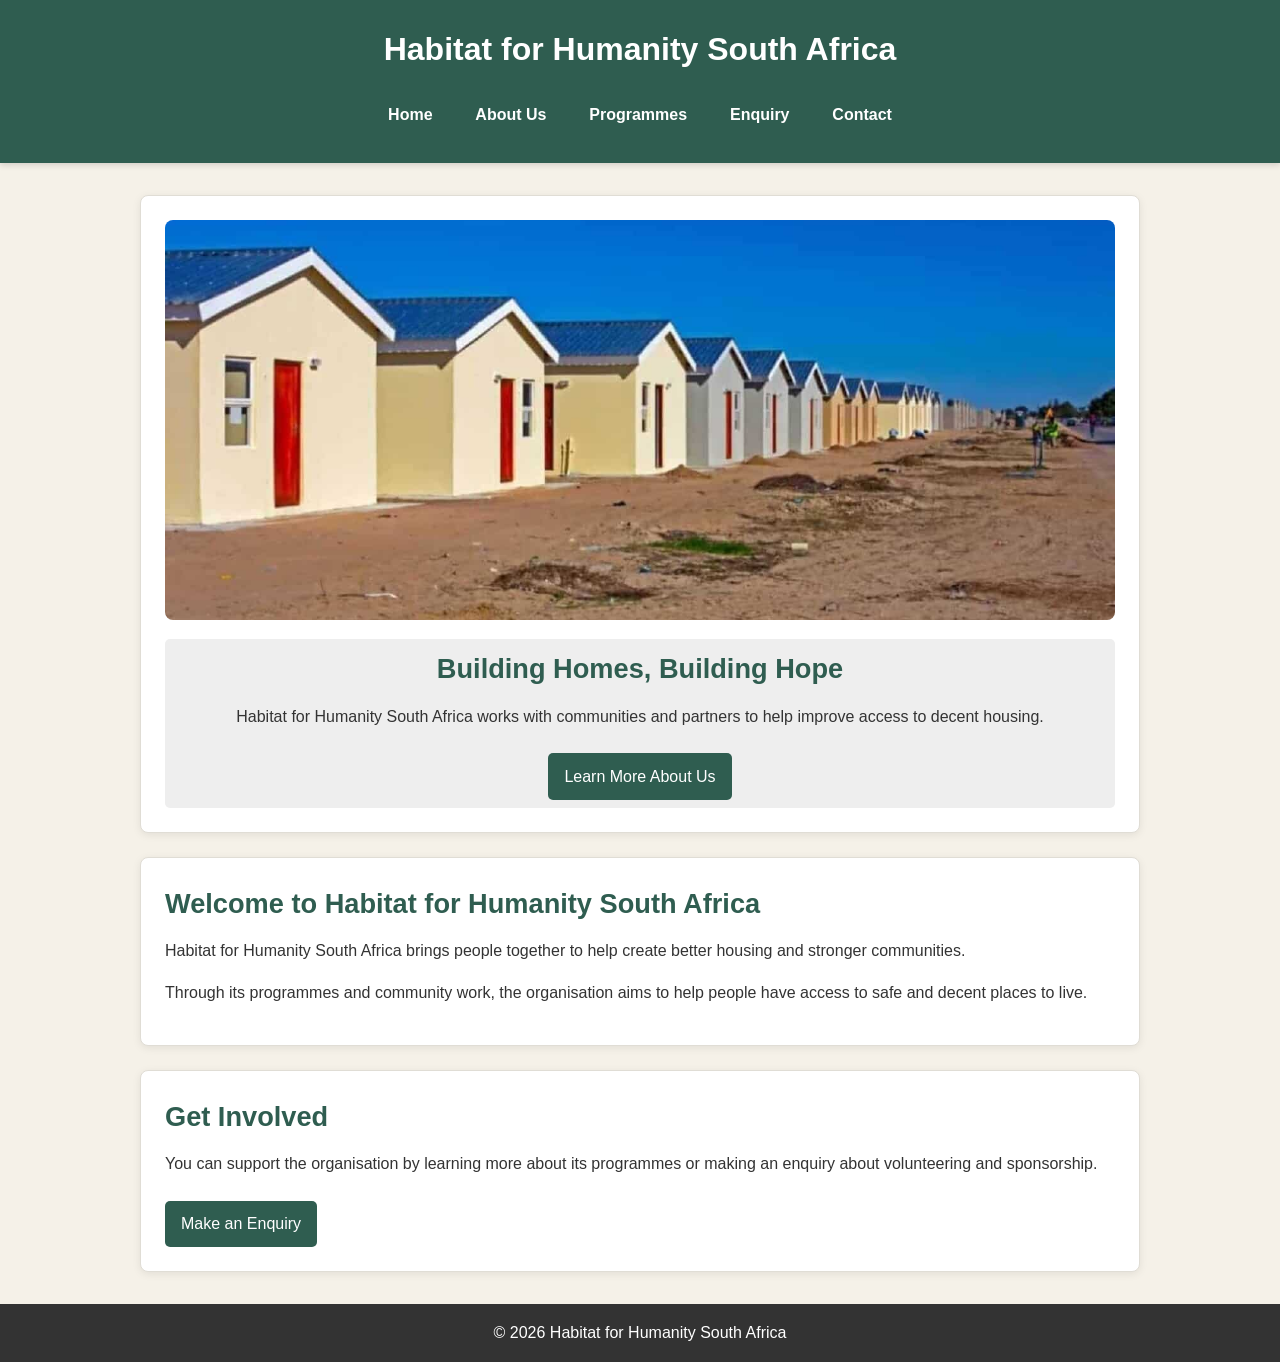
<file: index.html>
<!DOCTYPE html>
<html lang="en">
<head>
    <meta charset="UTF-8">
    <meta http-equiv="refresh" content="0; url=Habitat-for-Humamity-SA/index.html">
    <title>Habitat for Humanity South Africa</title>
</head>
<body>
    <p>Redirecting to the website...</p>
    <a href="Habitat-for-Humamity-SA/index.html">Click here if you are not redirected.</a>
</body>
</html>
</file>
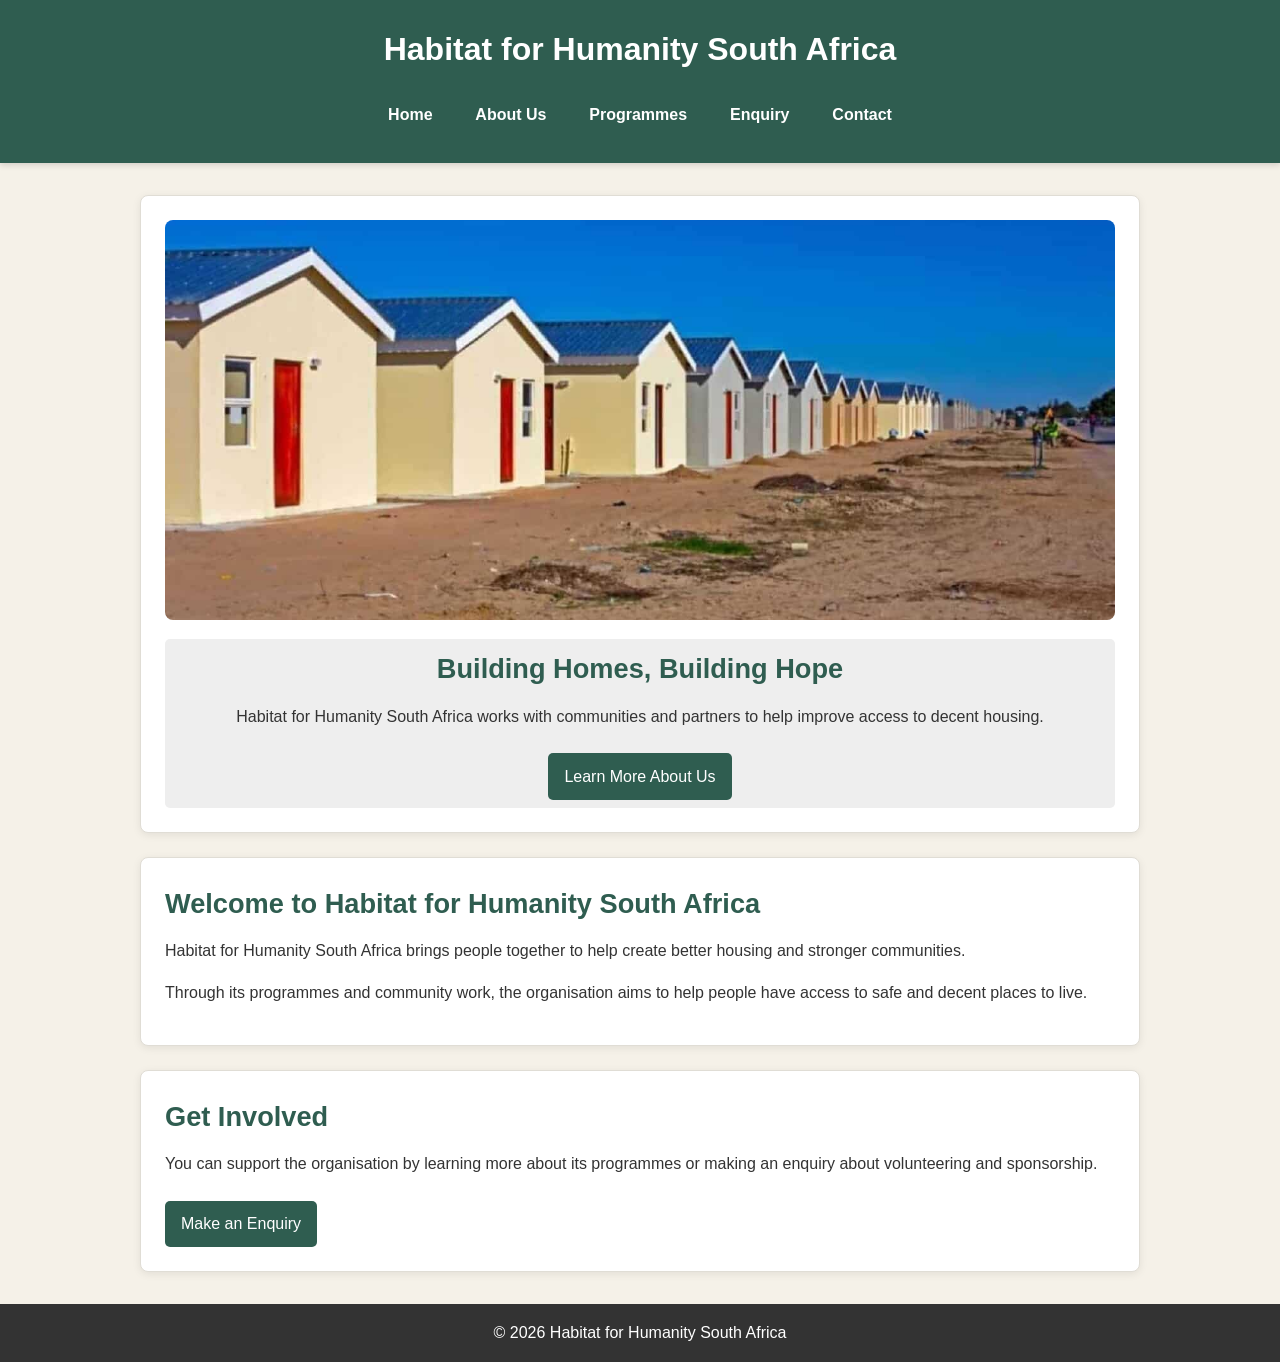
<file: Habitat-for-Humamity-SA/index.html>
<!DOCTYPE html>
<html lang="en">
<head>
    <meta charset="UTF-8">
    <meta name="viewport" content="width=device-width, initial-scale=1.0">

    <title>Home | Habitat for Humanity South Africa</title>
    <meta name="description" content="Discover how Habitat for Humanity South Africa works with communities 
    and partners to improve access to safe, decent and affordable housing.">

    <!-- Link the HTML page to our CSS file -->
    <link rel="stylesheet" href="css/style.css">
</head>

<body>

    <!-- Header section -->
    <header>
        <h1>Habitat for Humanity South Africa</h1>

        <!-- Main navigation menu -->
        <nav>
            <a href="index.html">Home</a>
            <a href="about.html">About Us</a>
            <a href="services.html">Programmes</a>
            <a href="enquiry.html">Enquiry</a>
            <a href="contact.html">Contact</a>
        </nav>
    </header>

    <!-- Main content of the homepage -->
    <main>

        <!-- Hero section -->
        <section class="hero">

            <!-- Responsive hero image -->
            <picture>
                <source
                    srcset="images/ga-rankuwa-house-small.jpg 480w,
                            images/ga-rankuwa-house-medium.jpg 800w,
                            images/ga-rankuwa-house.jpg 1200w"
                    sizes="(max-width: 600px) 100vw,
                           (max-width: 900px) 90vw,
                           1000px">

                <img
                    src="images/ga-rankuwa-house.jpg"
                    alt="A house from a Habitat for Humanity South Africa housing project">
            </picture>

            <!-- Hero text -->
            <div class="hero-text">
                <h2>Building Homes, Building Hope</h2>

                <p>
                    Habitat for Humanity South Africa works with communities
                    and partners to help improve access to decent housing.
                </p>

                <a href="about.html">Learn More About Us</a>
            </div>

        </section>

        <!-- Introduction section -->
        <section>
            <h2>Welcome to Habitat for Humanity South Africa</h2>

            <p>
                Habitat for Humanity South Africa brings people together
                to help create better housing and stronger communities.
            </p>

            <p>
                Through its programmes and community work, the organisation
                aims to help people have access to safe and decent places
                to live.
            </p>
        </section>

        <!-- Call to action section -->
        <section>
            <h2>Get Involved</h2>

            <p>
                You can support the organisation by learning more about
                its programmes or making an enquiry about volunteering
                and sponsorship.
            </p>

            <a href="enquiry.html">Make an Enquiry</a>
        </section>

    </main>

    <!-- Footer section -->
    <footer>
        <p>&copy; 2026 Habitat for Humanity South Africa</p>
    </footer>

</body>
</html>
</file>
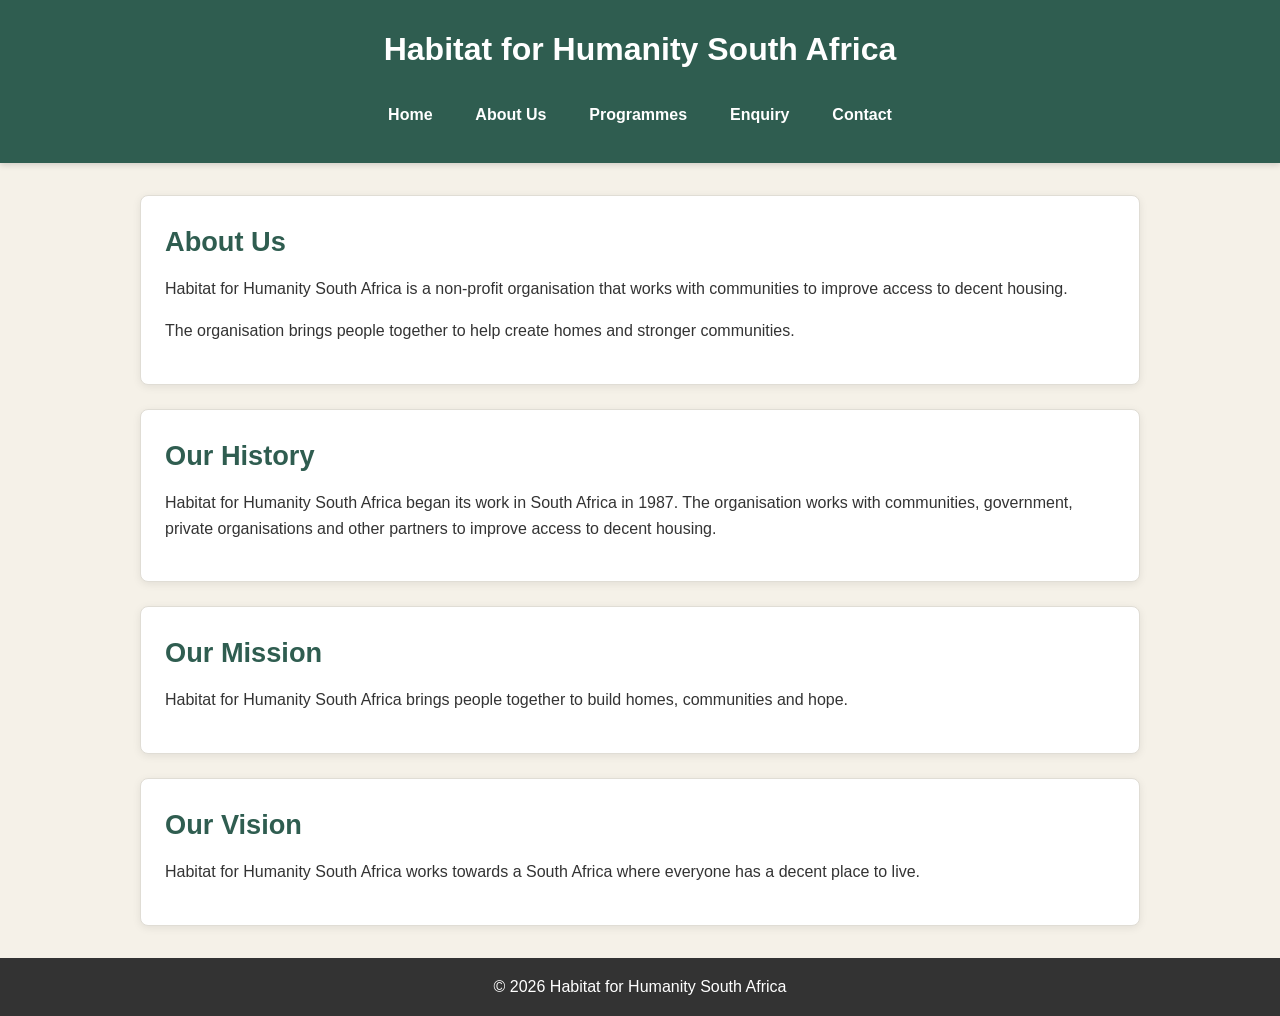
<file: Habitat-for-Humamity-SA/about.html>
<!DOCTYPE html>
<html lang="en">
<head>
    <meta charset="UTF-8">
    <meta name="viewport" content="width=device-width, initial-scale=1.0">

    <title>About Us | Habitat for Humanity South Africa</title>
    <meta name="description" content="Learn about Habitat for Humanity South Africa, its history, mission and vision
    , and its work to improve access to decent housing.">

    <!-- Connect this page to the css file -->
    <link rel="stylesheet" href="css/style.css">
</head>

<body>

    <!-- Header section -->
    <header>
        <h1>Habitat for Humanity South Africa</h1>

        <!-- Website navigation -->
        <nav>
            <a href="index.html">Home</a>
            <a href="about.html">About Us</a>
            <a href="services.html">Programmes</a>
            <a href="enquiry.html">Enquiry</a>
            <a href="contact.html">Contact</a>
        </nav>
    </header>

    <!-- Main page content -->
    <main>

        <!-- About Us section -->
        <section>
            <h2>About Us</h2>

            <p>
                Habitat for Humanity South Africa is a non-profit
                organisation that works with communities to improve
                access to decent housing.
            </p>

            <p>
                The organisation brings people together to help create
                homes and stronger communities.
            </p>
        </section>

        <!-- Our History section -->
        <section>
            <h2>Our History</h2>

            <p>
                Habitat for Humanity South Africa began its work in South Africa
                in 1987. The organisation works with communities, government,
                private organisations and other partners to improve access to
                decent housing.
            </p>
        </section>

        <!-- Our Mission section -->
        <section>
            <h2>Our Mission</h2>

            <p>
                Habitat for Humanity South Africa brings people together
                to build homes, communities and hope.
            </p>
        </section>

        <!-- Our Vision section -->
        <section>
            <h2>Our Vision</h2>

            <p>
                Habitat for Humanity South Africa works towards a South Africa
                where everyone has a decent place to live.
            </p>
        </section>

    </main>

    <!-- Footer section -->
    <footer>
        <p>&copy; 2026 Habitat for Humanity South Africa</p>
    </footer>

</body>
</html>
</file>
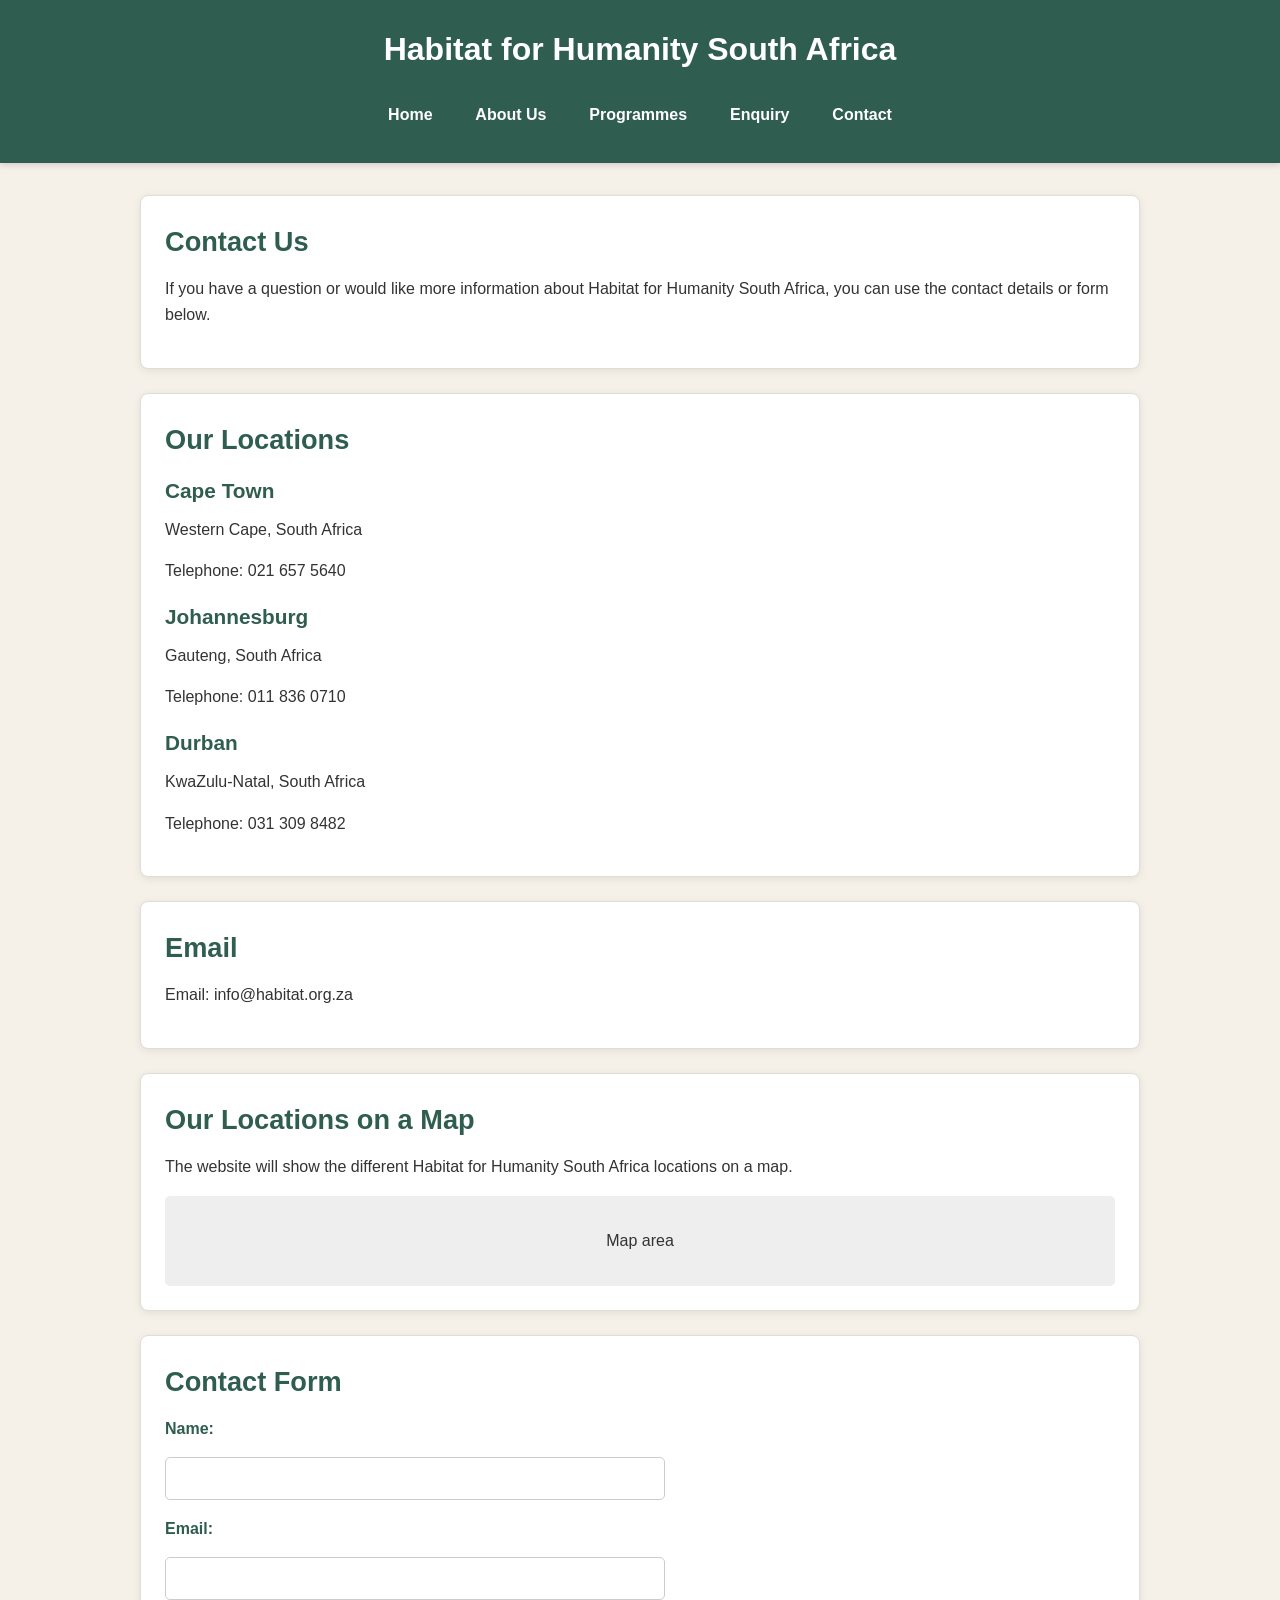
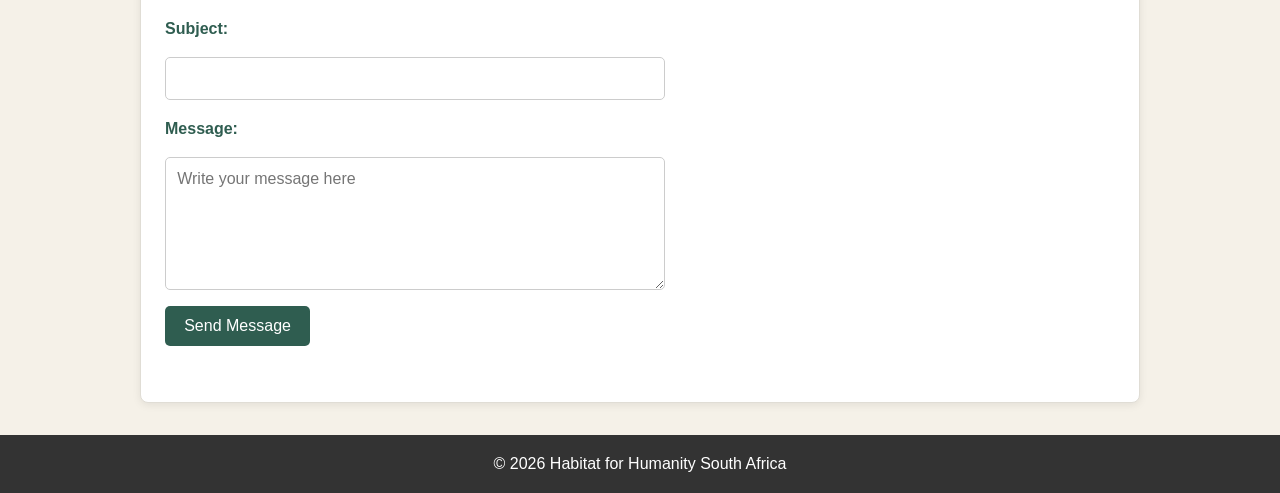
<file: Habitat-for-Humamity-SA/contact.html>
<!DOCTYPE html>
<html lang="en">
<head>
    <meta charset="UTF-8">
    <meta name="viewport" content="width=device-width, initial-scale=1.0">

    <title>Contact | Habitat for Humanity South Africa</title>
    <meta name="description" content="Contact Habitat for Humanity South Africa for information about housing programmes,
     volunteering and community support.">

    <!-- Connect this page to the CSS file -->
    <link rel="stylesheet" href="css/style.css">

    <script src="js/contact.js" defer></script>
</head>


<body>

    <!-- Header section -->
    <header>
        <h1>Habitat for Humanity South Africa</h1>

        <!-- Website navigation -->
        <nav>
            <a href="index.html">Home</a>
            <a href="about.html">About Us</a>
            <a href="services.html">Programmes</a>
            <a href="enquiry.html">Enquiry</a>
            <a href="contact.html">Contact</a>
        </nav>
    </header>

    <!-- Main page content -->
    <main>

        <!-- Contact introduction -->
        <section>
            <h2>Contact Us</h2>

            <p>
                If you have a question or would like more information
                about Habitat for Humanity South Africa, you can use
                the contact details or form below.
            </p>
        </section>

        <!-- Contact locations -->
        <section>
            <h2>Our Locations</h2>

            <h3>Cape Town</h3>
            <p>Western Cape, South Africa</p>
            <p>Telephone: 021 657 5640</p>

            <h3>Johannesburg</h3>
            <p>Gauteng, South Africa</p>
            <p>Telephone: 011 836 0710</p>

            <h3>Durban</h3>
            <p>KwaZulu-Natal, South Africa</p>
            <p>Telephone: 031 309 8482</p>
        </section>

        <!-- Email information -->
        <section>
            <h2>Email</h2>

            <p>Email: info@habitat.org.za</p>
        </section>

        <!-- Map section -->
        <section>
            <h2>Our Locations on a Map</h2>

            <p>
                The website will show the different Habitat for Humanity
                South Africa locations on a map.
            </p>

            <!-- Map will be added later -->
            <div>
                Map area
            </div>
        </section>

        <!-- Contact form -->
        <section>
            <h2>Contact Form</h2>

            <form id= "contactForm" novalidate>

                <!-- Name -->
                <label for="name">Name:</label>
                <input type="text" id="name" name="name" required>

                <!-- Email -->
                <label for="email">Email:</label>
                <input type="email" id="email" name="email" required>

                <!-- Subject -->
                <label for="subject">Subject:</label>
                <input type="text" id="subject" name="subject" required>

                <!-- Message -->
                <label for="message">Message:</label>
                <textarea
                    id="message"
                    name="message"
                    rows="6"
                    placeholder="Write your message here"
                    required></textarea>

                <!-- Submit button -->
                <button type="submit">Send Message</button>

            <p id="contactMessage" role="status" aria-live="polite"></p> 
        </section>

    </main>

    <!-- Footer section -->
    <footer>
        <p>&copy; 2026 Habitat for Humanity South Africa</p>
    </footer>

</body>
<script src="js/contact.js" defer></script>
</html>
</file>
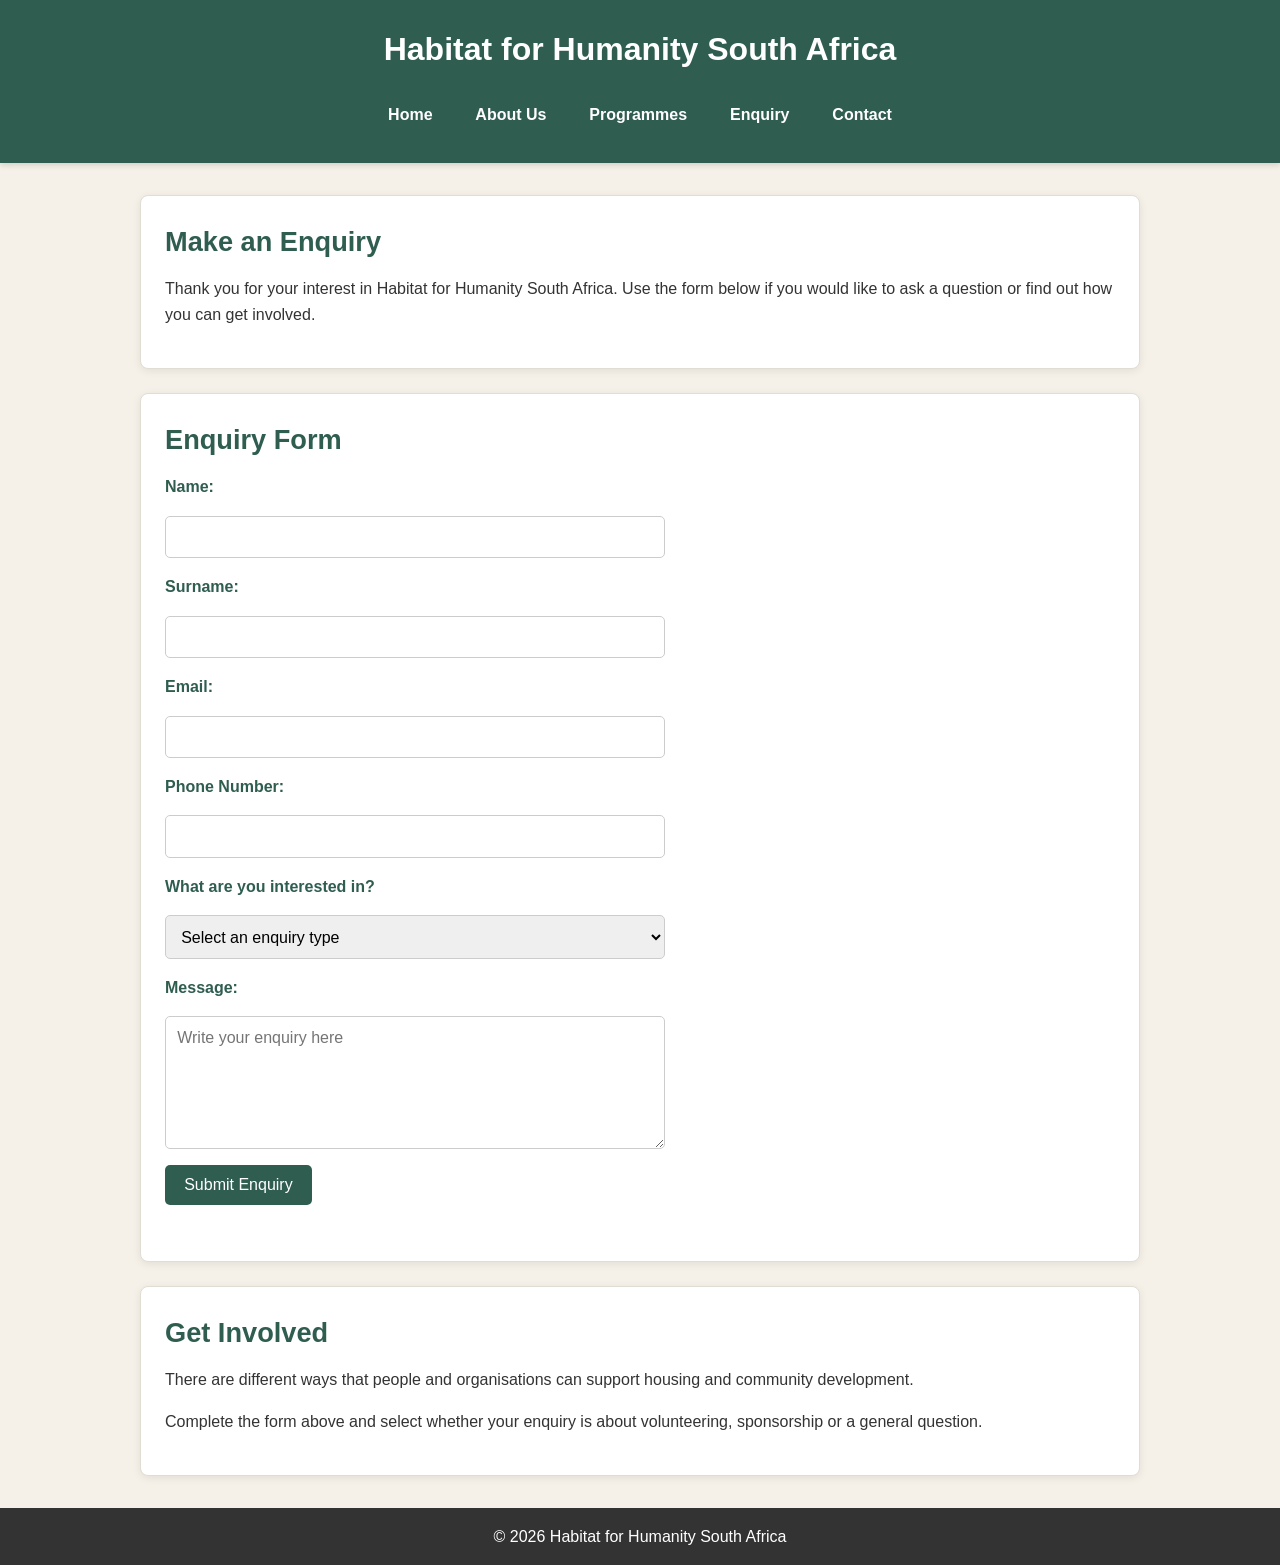
<file: Habitat-for-Humamity-SA/enquiry.html>
<!DOCTYPE html>
<html lang="en">
<head>
    <meta charset="UTF-8">
    <meta name="viewport" content="width=device-width, initial-scale=1.0">

    <title>Enquiry | Habitat for Humanity South Africa</title>
    <meta name="description" content="Submit an enquiry to Habitat for Humanity South Africa about volunteering,
     sponsorship, housing programmes and community support.">

    <!-- Connect this page to the css file -->
    <link rel="stylesheet" href="css/style.css">

    <!-- Connect this page to JavaScript -->
    <script src="js/script.js" defer></script>
</head>

<body>

    <!-- Header section -->
    <header>
        <h1>Habitat for Humanity South Africa</h1>

        <!-- Website navigation -->
        <nav>
            <a href="index.html">Home</a>
            <a href="about.html">About Us</a>
            <a href="services.html">Programmes</a>
            <a href="enquiry.html">Enquiry</a>
            <a href="contact.html">Contact</a>
        </nav>
    </header>

    <!-- Main page content -->
    <main>

        <!-- Introduction -->
        <section>
            <h2>Make an Enquiry</h2>

            <p>
                Thank you for your interest in Habitat for Humanity
                South Africa. Use the form below if you would like
                to ask a question or find out how you can get involved.
            </p>
        </section>

        <!-- Enquiry form -->
        <section>
            <h2>Enquiry Form</h2>

            <form id="enquiryForm" novalidate>

                <!-- Name -->
                <label for="name">Name:</label>
                <input
                    type="text"
                    id="name"
                    name="name"
                    required>

                <!-- Surname -->
                <label for="surname">Surname:</label>
                <input
                    type="text"
                    id="surname"
                    name="surname"
                    required>

                <!-- Email -->
                <label for="email">Email:</label>
                <input
                    type="email"
                    id="email"
                    name="email"
                    required>

                <!-- Phone number -->
                <label for="phone">Phone Number:</label>
                <input
                    type="tel"
                    id="phone"
                    name="phone">

                <!-- Type of enquiry -->
                <label for="enquiry-type">
                    What are you interested in?
                </label>

                <select id="enquiry-type" name="enquiry-type" required>
                    <option value="">Select an enquiry type</option>
                    <option value="volunteer">Volunteering</option>
                    <option value="sponsor">Becoming a Sponsor</option>
                    <option value="general">General Enquiry</option>
                </select>

                <!-- Message -->
                <label for="message">Message:</label>

                <textarea
                    id="message"
                    name="message"
                    rows="6"
                    placeholder="Write your enquiry here"
                    required></textarea>

                <!-- Submit button -->
                <button type="submit">Submit Enquiry</button>

                <!-- Validation feedback -->
                <p id="formMessage" role="status" aria-live="polite"></p>

            </form>
        </section>

        <!-- Additional information -->
        <section>
            <h2>Get Involved</h2>

            <p>
                There are different ways that people and organisations
                can support housing and community development.
            </p>

            <p>
                Complete the form above and select whether your enquiry
                is about volunteering, sponsorship or a general question.
            </p>
        </section>

    </main>

    <!-- Footer section -->
    <footer>
        <p>&copy; 2026 Habitat for Humanity South Africa</p>
    </footer>

</body>
</html>
</file>
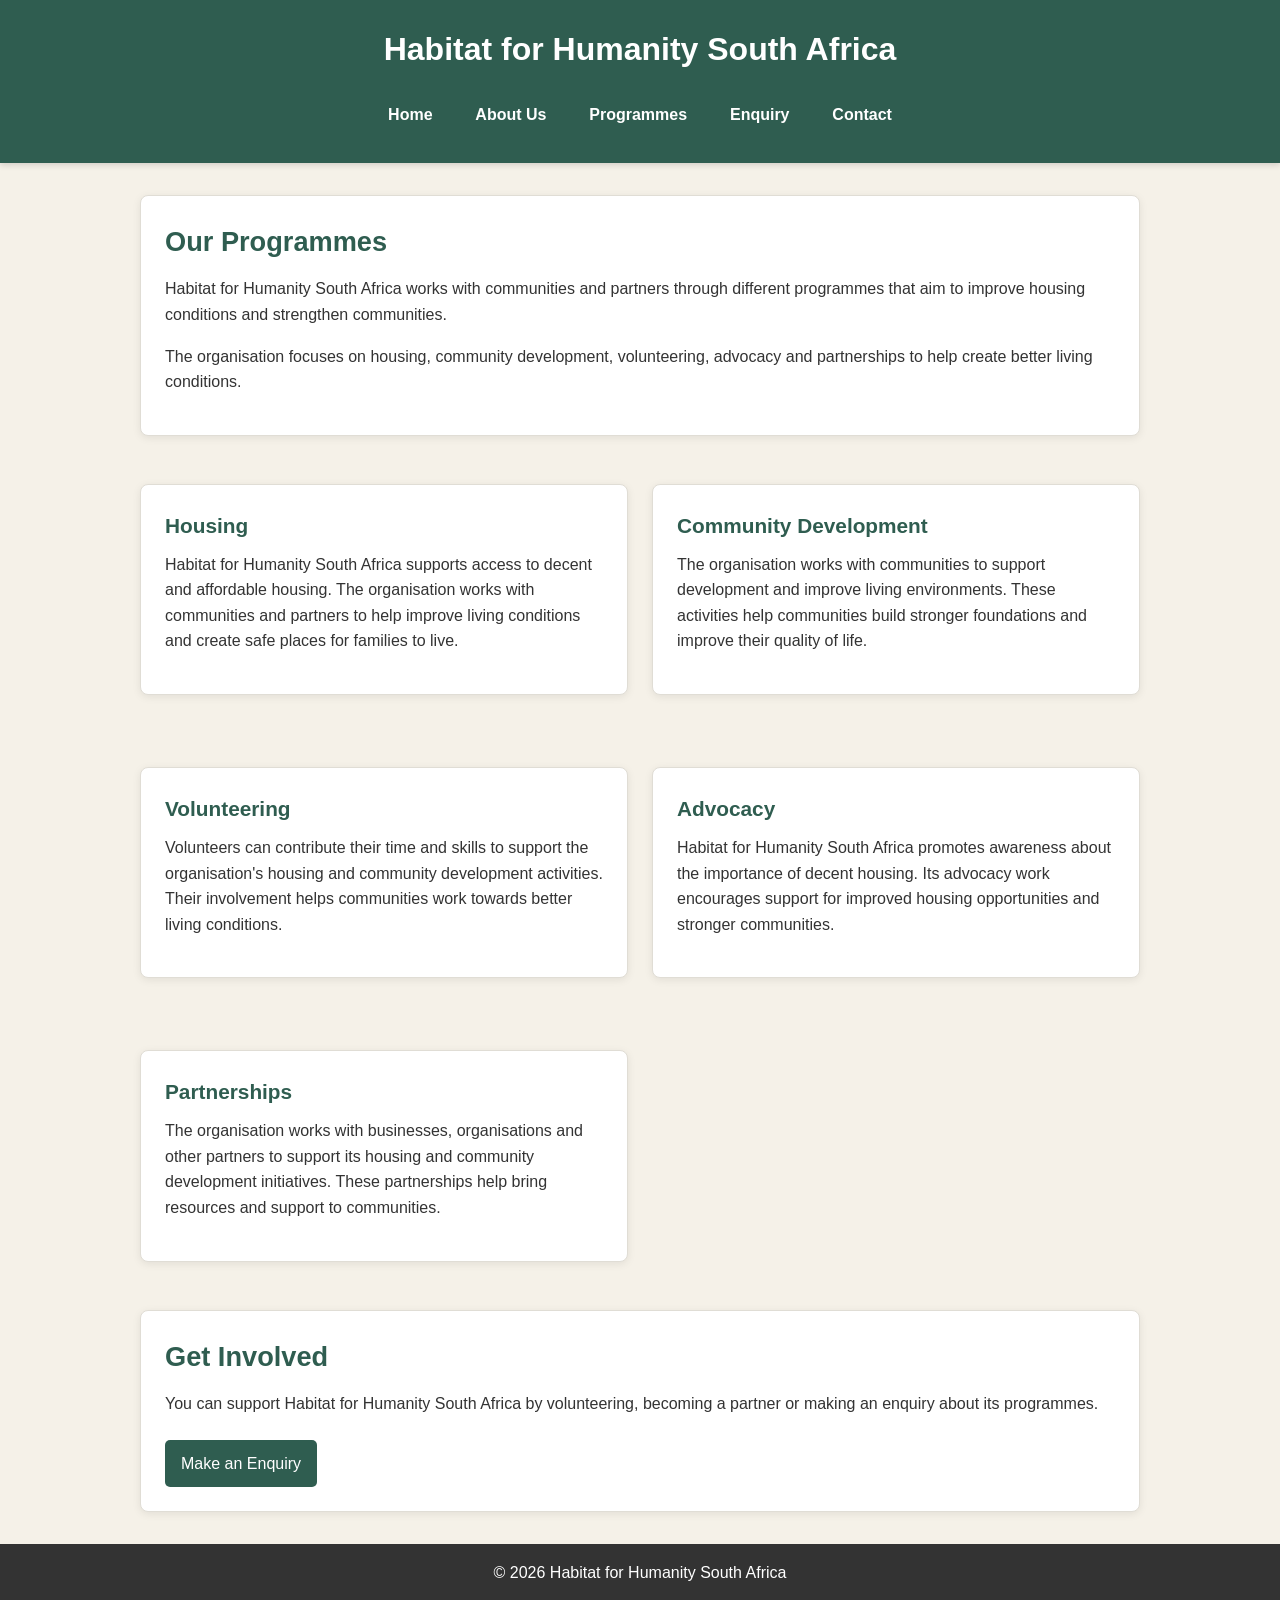
<file: Habitat-for-Humamity-SA/services.html>
<!DOCTYPE html>
<html lang="en">
<head>
    <meta charset="UTF-8">
    <meta name="viewport" content="width=device-width, initial-scale=1.0">

    <title>Programmes | Habitat for Humanity South Africa</title>
    <meta name="description" content="Explore Habitat for Humanity South Africa's housing,
     community development, volunteering, advocacy and partnership programmes.">

    <!-- Link the HTML page to our CSS file -->
    <link rel="stylesheet" href="css/style.css">
</head>

<body>

    <!-- Header section -->
    <header>
        <h1>Habitat for Humanity South Africa</h1>

        <!-- Main navigation menu -->
        <nav>
            <a href="index.html">Home</a>
            <a href="about.html">About Us</a>
            <a href="services.html">Programmes</a>
            <a href="enquiry.html">Enquiry</a>
            <a href="contact.html">Contact</a>
        </nav>
    </header>

    <!-- Main content -->
    <main>

        <!-- Introduction section -->
        <section>
            <h2>Our Programmes</h2>

            <p>
                Habitat for Humanity South Africa works with communities
                and partners through different programmes that aim to
                improve housing conditions and strengthen communities.
            </p>

            <p>
                The organisation focuses on housing, community development,
                volunteering, advocacy and partnerships to help create
                better living conditions.
            </p>
        </section>

        <!-- Programme sections using CSS Grid -->
        <div class="content-container">

            <!-- Housing programme -->
            <section class="content-box">
                <h3>Housing</h3>

                <p>
                    Habitat for Humanity South Africa supports access to
                    decent and affordable housing. The organisation works
                    with communities and partners to help improve living
                    conditions and create safe places for families to live.
                </p>
            </section>

            <!-- Community Development programme -->
            <section class="content-box">
                <h3>Community Development</h3>

                <p>
                    The organisation works with communities to support
                    development and improve living environments. These
                    activities help communities build stronger foundations
                    and improve their quality of life.
                </p>
            </section>

            <!-- Volunteering programme -->
            <section class="content-box">
                <h3>Volunteering</h3>

                <p>
                    Volunteers can contribute their time and skills to
                    support the organisation's housing and community
                    development activities. Their involvement helps
                    communities work towards better living conditions.
                </p>
            </section>

            <!-- Advocacy programme -->
            <section class="content-box">
                <h3>Advocacy</h3>

                <p>
                    Habitat for Humanity South Africa promotes awareness
                    about the importance of decent housing. Its advocacy
                    work encourages support for improved housing
                    opportunities and stronger communities.
                </p>
            </section>

            <!-- Partnerships programme -->
            <section class="content-box">
                <h3>Partnerships</h3>

                <p>
                    The organisation works with businesses, organisations
                    and other partners to support its housing and community
                    development initiatives. These partnerships help
                    bring resources and support to communities.
                </p>
            </section>

        </div>

        <!-- Call to action section -->
        <section>
            <h2>Get Involved</h2>

            <p>
                You can support Habitat for Humanity South Africa by
                volunteering, becoming a partner or making an enquiry
                about its programmes.
            </p>

            <a href="enquiry.html">Make an Enquiry</a>
        </section>

    </main>

    <!-- Footer section -->
    <footer>
        <p>&copy; 2026 Habitat for Humanity South Africa</p>
    </footer>

</body>
</html>
</file>
<file: Habitat-for-Humamity-SA/css/style.css>
/* =========================================================
   HABITAT FOR HUMANITY SOUTH AFRICA
   Part 2 - Website Styling
   ========================================================= */

/* CSS reset */
* {
    margin: 0;
    padding: 0;
    box-sizing: border-box;
}

/* General styling for the whole website */
body {
    font-family: Arial, sans-serif;
    background-color: #f5f1e8;
    color: #333333;
    line-height: 1.6;
    font-size: 1rem;
}

/* Header section */
header {
    background-color: #2f5d50;
    color: white;
    padding: 1.5rem;
    text-align: center;
    box-shadow: 0 2px 6px rgba(0, 0, 0, 0.15);
}

/* Website title */
header h1 {
    margin-bottom: 0.5rem;
    font-size: 2rem;
}

/* Website navigation */
nav {
    margin-top: 1rem;
}

/* Navigation links */
nav a {
    display: inline-block;
    color: white;
    text-decoration: none;
    margin: 0.3rem 0.6rem;
    padding: 0.4rem 0.6rem;
    font-weight: bold;
    border-radius: 4px;
}

/* Navigation hover effect */
nav a:hover {
    text-decoration: underline;
    background-color: #23473d;
}

/* Navigation focus effect */
nav a:focus {
    outline: 2px solid white;
    outline-offset: 3px;
}

/* Navigation active effect */
nav a:active {
    color: #d9e8df;
}

/* Main content */
main {
    width: 90%;
    max-width: 1000px;
    margin: 2rem auto;
}

/* Page sections */
section {
    background-color: white;
    margin: 1.5rem 0;
    padding: 1.5rem;
    border-radius: 8px;
    border: 1px solid #e0ddd5;
    box-shadow: 0 2px 8px rgba(0, 0, 0, 0.08);
}

/* Headings */
h2 {
    color: #2f5d50;
    font-size: 1.7rem;
    margin-bottom: 0.8rem;
}

h3 {
    color: #2f5d50;
    font-size: 1.3rem;
    margin-bottom: 0.6rem;
}

/* Paragraphs */
p {
    margin-bottom: 1rem;
}

/* Links used as buttons */
section a {
    display: inline-block;
    background-color: #2f5d50;
    color: white;
    padding: 0.65rem 1rem;
    text-decoration: none;
    border-radius: 5px;
    margin-top: 0.5rem;
    transition: background-color 0.3s ease;
}

/* Button link hover */
section a:hover {
    background-color: #23473d;
}

/* Button link focus */
section a:focus {
    outline: 2px solid #2f5d50;
    outline-offset: 3px;
}

/* Button link active */
section a:active {
    background-color: #1c392f;
}

/* Form layout using Flexbox */
form {
    display: flex;
    flex-direction: column;
    gap: 1rem;
}

/* Form labels */
label {
    font-weight: bold;
    color: #2f5d50;
}

/* Form fields */
input,
select,
textarea {
    width: 100%;
    max-width: 500px;
    padding: 0.7rem;
    border: 1px solid #cccccc;
    border-radius: 5px;
    font-family: Arial, sans-serif;
    font-size: 1rem;
}

/* Form field focus */
input:focus,
select:focus,
textarea:focus {
    outline: 2px solid #2f5d50;
    border-color: #2f5d50;
}

/* Textarea */
textarea {
    min-height: 120px;
    resize: vertical;
}

/* Submit buttons */
button {
    background-color: #2f5d50;
    color: white;
    padding: 0.7rem 1.2rem;
    border: none;
    border-radius: 5px;
    cursor: pointer;
    font-size: 1rem;
    width: fit-content;
}

/* Button hover */
button:hover {
    background-color: #23473d;
}

/* Button focus */
button:focus {
    outline: 2px solid #2f5d50;
    outline-offset: 3px;
}

/* Button active */
button:active {
    background-color: #1c392f;
}

/* Map area */
section div {
    background-color: #eeeeee;
    padding: 2rem;
    text-align: center;
    border-radius: 5px;
}

/* Hero section */
.hero {
    text-align: center;
    overflow: hidden;
}

/* Hero image */
.hero img {
    display: block;
    width: 100%;
    max-width: 100%;
    height: auto;
    max-height: 400px;
    object-fit: cover;
    border-radius: 8px;
    margin-bottom: 1.2rem;
}

/* Responsive image container */
.hero picture {
    display: block;
    width: 100%;
}

/* Hero text */
.hero-text {
    padding: 0.5rem;
}

/* Programmes layout using CSS Grid */
.content-container {
    display: grid;
    grid-template-columns: repeat(2, 1fr);
    gap: 1.5rem;
}

/* Programme content boxes */
.content-box {
    min-width: 0;
}

/* Footer */
footer {
    background-color: #333333;
    color: white;
    text-align: center;
    padding: 1rem;
    margin-top: 2rem;
}

/* Footer paragraph */
footer p {
    margin-bottom: 0;
}


/* =========================================================
   TABLET RESPONSIVE DESIGN
   Applies to screens between 601px and 900px
   ========================================================= */

@media screen and (max-width: 900px) {

    header {
        padding: 1.3rem;
    }

    header h1 {
        font-size: 1.8rem;
    }

    nav a {
        margin: 0.2rem;
    }

    main {
        width: 92%;
        margin: 1.5rem auto;
    }

    section {
        padding: 1.3rem;
    }

    h2 {
        font-size: 1.5rem;
    }

    h3 {
        font-size: 1.2rem;
    }

    .content-container {
        grid-template-columns: repeat(2, 1fr);
        gap: 1rem;
    }

    .hero img {
        max-height: 350px;
    }
}


/* =========================================================
   MOBILE RESPONSIVE DESIGN
   Applies to screens 600px and below
   ========================================================= */

@media screen and (max-width: 600px) {

    body {
        font-size: 0.95rem;
    }

    header {
        padding: 1rem;
    }

    header h1 {
        font-size: 1.5rem;
    }

    /* Mobile navigation */
    nav {
        display: flex;
        flex-direction: column;
        align-items: center;
        gap: 0.3rem;
    }

    nav a {
        display: block;
        width: 100%;
        max-width: 250px;
        margin: 0;
        padding: 0.5rem;
    }

    /* Mobile main content */
    main {
        width: 94%;
        margin: 1rem auto;
    }

    /* Mobile sections */
    section {
        margin: 1rem 0;
        padding: 1rem;
        border-radius: 6px;
    }

    /* Mobile headings */
    h2 {
        font-size: 1.4rem;
    }

    h3 {
        font-size: 1.15rem;
    }

    /* Mobile hero image */
    .hero img {
        max-height: 250px;
    }

    /* Mobile programme layout */
    .content-container {
        grid-template-columns: 1fr;
    }

    /* Mobile form fields */
    input,
    select,
    textarea {
        max-width: 100%;
    }

    /* Mobile button */
    button {
        width: 100%;
    }

    /* Mobile footer */
    footer {
        padding: 1rem 0.5rem;
    }
}
</file>
